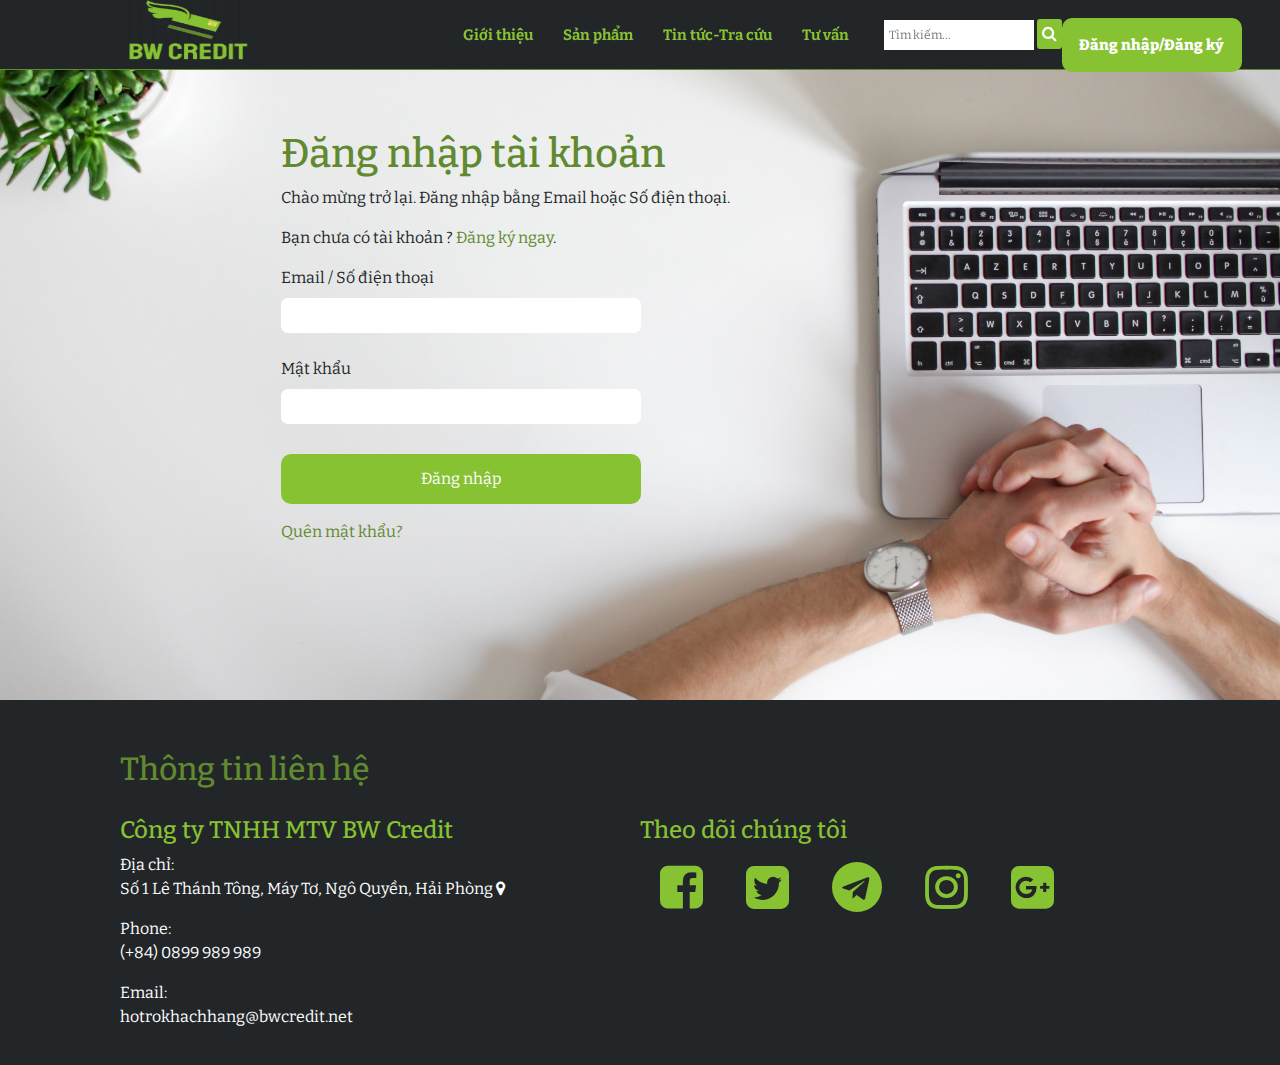
<file: login.html>
<!DOCTYPE html>
<html lang="en">

<head>
    <meta charset="UTF-8">
    <meta http-equiv="X-UA-Compatible" content="IE=edge">
    <meta name="viewport" content="width=device-width, initial-scale=1.0">
    <title>BW Đăng nhập - Đăng ký </title>
    <link rel="stylesheet" href="https://cdnjs.cloudflare.com/ajax/libs/font-awesome/4.7.0/css/font-awesome.min.css">
    <link rel="stylesheet" href="style.css">
    <link rel="stylesheet" href="https://maxcdn.bootstrapcdn.com/bootstrap/4.5.2/css/bootstrap.min.css">
    <link rel="stylesheet" href="login-regist.css">
</head>

<body>
    <div class="all">
        <header>
            <div class="container">
                <div class="logo"><a href="#"><img src="img/logo.png" alt=""></a></div>
                <nav class="menu">
                    <ul>
                        <li><a href="">Giới thiệu</a></li>
                        <li><a href="">Sản phẩm</a>
                            <ul>
                                <li><a href=""> Gói vay</a>
                                    <ul>
                                        <li><a href="">Vay tiền mặt</a></li>
                                        <li><a href="">Vay margin/futures</a></li>
                                        <li><a href="">Thẻ tín dụng</a></li>
                                    </ul>
                                </li>
                                <li><a href=""> Gói đầu tư
                                        <ul>
                                            <li><a href="">Đầu tư chứng khoán - HOSE</a></li>
                                            <li><a href="">Đầu tư tiền ảo - Binance</a></li>
                                            <li><a href="">AI Marketing</a></li>
                                        </ul>
                                    </a></li>
                            </ul>
                        </li>
                        <li><a href=""> Tin tức-Tra cứu</a>
                            <ul>
                                <li><a href="">Tin tức thị trường</a>
                                    <ul>
                                        <li><a href="">Thị trường tài chính</a></li>
                                        <li><a href="">Thị trường tiền ảo</a></li>
                                    </ul>
                                </li>
                                <li><a href="">Tra cứu</a>
                                    <ul>
                                        <li><a href="">Tra cứu khoản vay</a></li>
                                        <li><a href="">Tra cứu lãi suất</a></li>
                                    </ul>
                                </li>
                            </ul>
                        </li>
                        <li><a href="">Tư vấn</a>

                        </li>

                    </ul>

                    <input type="text" placeholder="Tìm kiếm...">
                    <button class="search"><a href=""><i class="fa fa fa-search"></i></a></button>
                    <button class="reg"><a href="./login.html" target="blank"> Đăng nhập/Đăng ký</a></button>
                </nav>
            </div>
        </header>





        <div class="content">
            <div class="login">
                <h1>Đăng nhập tài khoản</h1>
                <p>Chào mừng trở lại. Đăng nhập bằng Email hoặc Số điện thoại.</p>
                <p>Bạn chưa có tài khoản ?&nbsp<a href="register.html">Đăng ký ngay</a>.</p>
                <label for="acc">Email / Số điện thoại</label>
                <input type="text" id="acc"><br> <br>
                <label for="pass">Mật khẩu</label>
                <input type="password" id="pass">
                <button>Đăng nhập</button>


                <div class="acc">
                <p><a href="">Quên mật khẩu?</a></p>
                </div>

            </div>
            <div class="register">

            </div>
        </div>






        <footer>
            <div class="container">
                <h2>Thông tin liên hệ</h2>
                <div class="footer-content">
                <div class="contact">
                    <h4>Công ty TNHH MTV BW Credit</h4>
                    <span>Địa chỉ: </span><p>Số 1 Lê Thánh Tông, Máy Tơ, Ngô Quyền, Hải Phòng <a href=""></a> <i class="fa fa-map-marker"></i></a></p>
                    <span>Phone: </span><p>(+84) 0899 989 989</p>
                    <span>Email: </span> <p> hotrokhachhang@bwcredit.net  </p>
                </div>
                <div class="follow">
                    <h4>Theo dõi chúng tôi</h4>
                   <a href=""> <i class="fa fa-facebook-square"></i></a>
                   <a href=""> <i class="fa fa-twitter-square"></i></a>
                   <a href=""> <i class="fa fa-telegram"></i></a>
                   <a href=""> <i class="fa fa-instagram"></i></a>
                   <a href=""> <i class="fa fa-google-plus-square"></i></a>
                </div>
            </div>
            </div>
        </footer>
    </div>
</body>
</file>
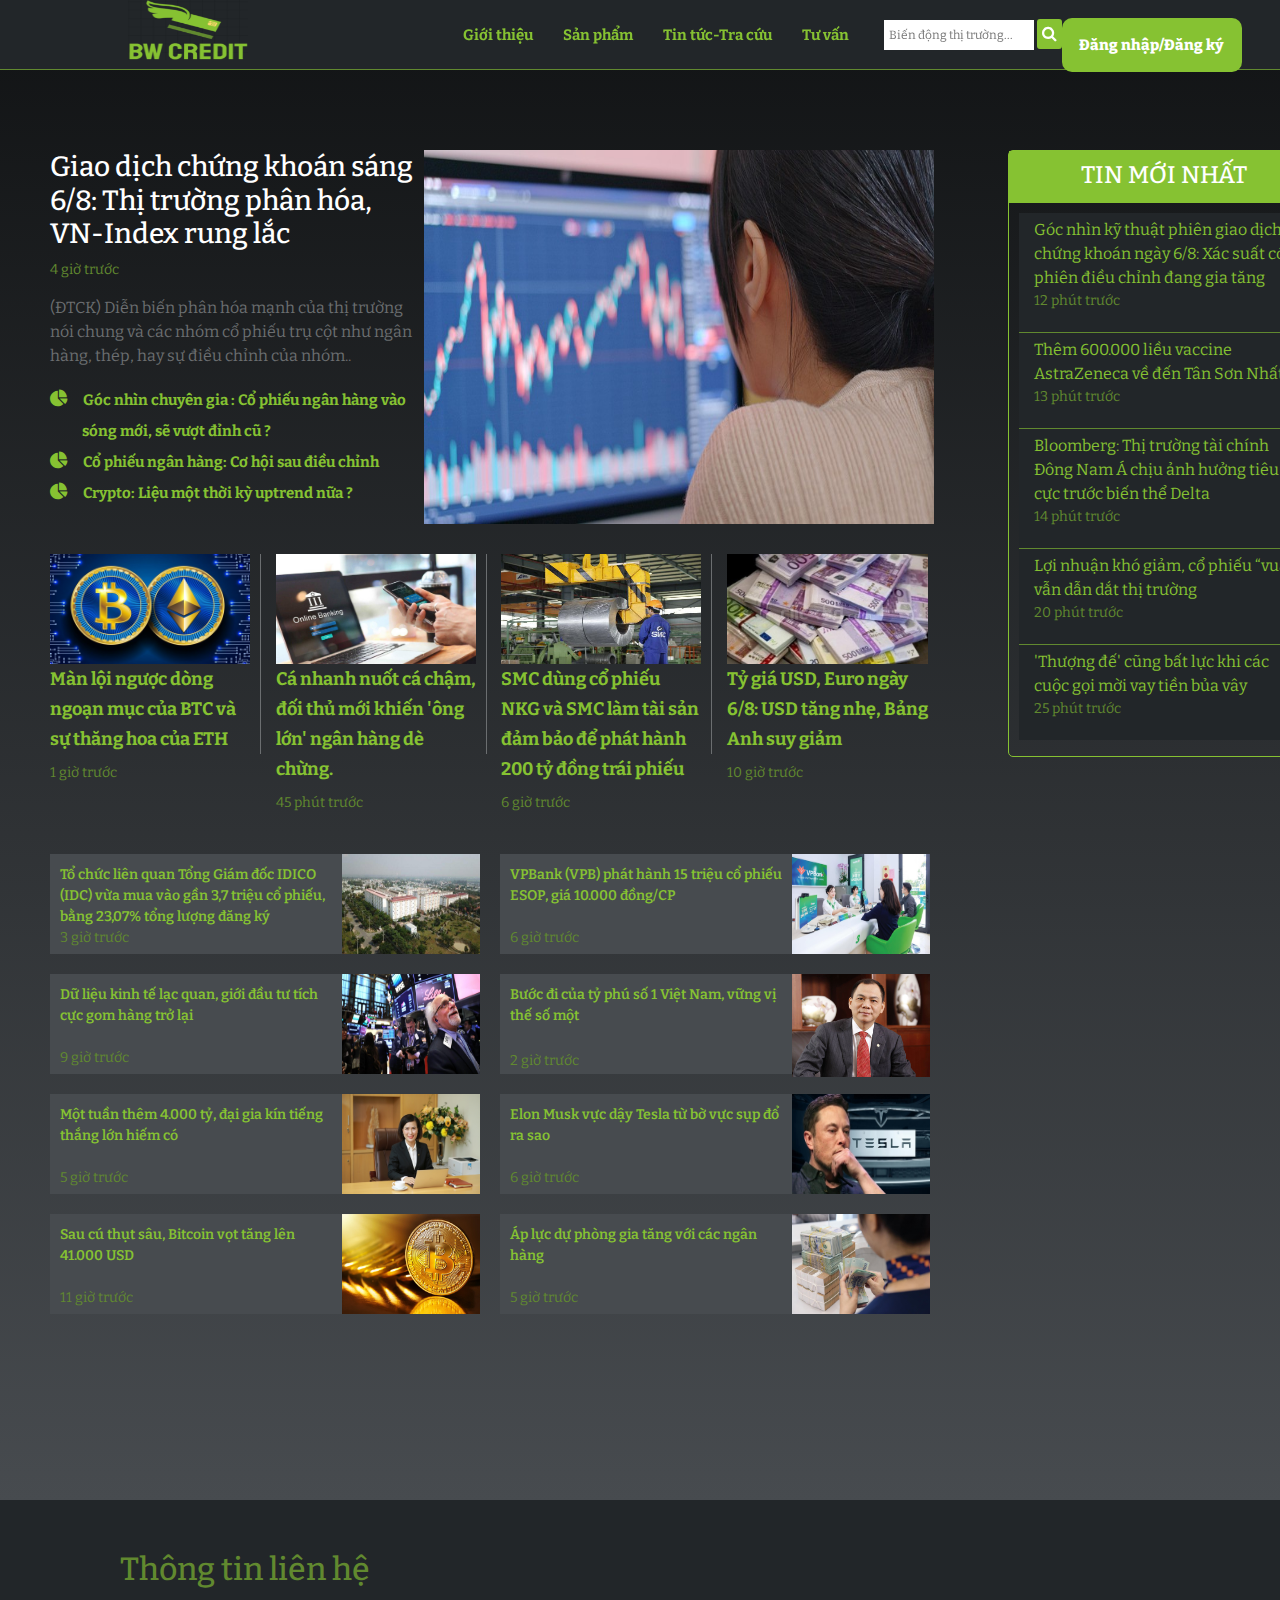
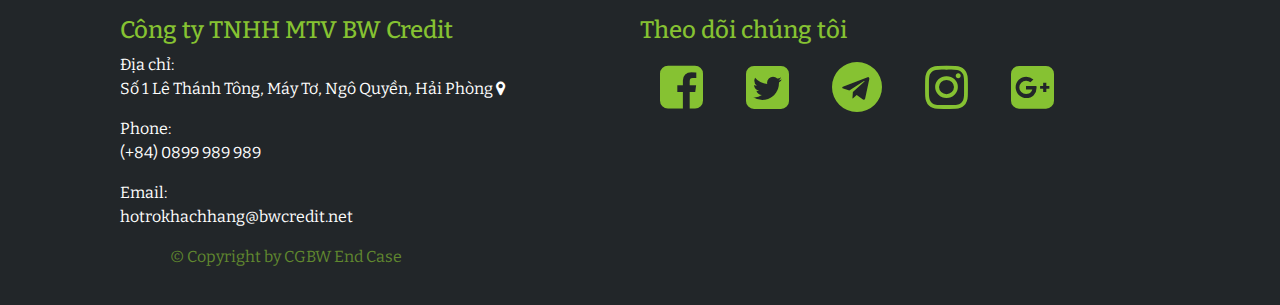
<file: news.html>
<!DOCTYPE html>
<html lang="en">

<head>
    <meta charset="UTF-8">
    <meta http-equiv="X-UA-Compatible" content="IE=edge">
    <meta name="viewport" content="width=device-width, initial-scale=1.0">
    <title>BW News </title>
    <link rel="stylesheet" href="https://cdnjs.cloudflare.com/ajax/libs/font-awesome/4.7.0/css/font-awesome.min.css">
    <link rel="stylesheet" href="style.css">
    <link rel="stylesheet" href="https://maxcdn.bootstrapcdn.com/bootstrap/4.5.2/css/bootstrap.min.css">
    <link rel="stylesheet" href="news-style.css">
</head>

<body>
    <div class="all">
        <header>
            <div class="container">
                <div class="logo"><a href="index.html"><img src="img/logo.png" alt=""></a></div>
                <nav class="menu">
                    <ul>
                        <li><a href="">Giới thiệu</a></li>
                        <li><a href="">Sản phẩm</a>
                            <ul>
                                <li><a href=""> Gói vay</a>
                                    <ul>
                                        <li><a href="">Vay tiền mặt</a></li>
                                        <li><a href="">Vay margin/futures</a></li>
                                        <li><a href="">Thẻ tín dụng</a></li>
                                    </ul>
                                </li>
                                <li><a href=""> Gói đầu tư
                                        <ul>
                                            <li><a href="">Đầu tư chứng khoán - HOSE</a></li>
                                            <li><a href="">Đầu tư tiền ảo - Binance</a></li>
                                            <li><a href="">AI Marketing</a></li>
                                        </ul>
                                    </a></li>
                            </ul>
                        </li>
                        <li><a href=""> Tin tức-Tra cứu</a>
                            <ul>
                                <li><a href="">Tin tức thị trường</a>
                                    <ul>
                                        <li><a href="">Thị trường tài chính</a></li>
                                        <li><a href="">Thị trường tiền ảo</a></li>
                                    </ul>
                                </li>
                                <li><a href="">Tra cứu</a>
                                    <ul>
                                        <li><a href="">Tra cứu khoản vay</a></li>
                                        <li><a href="">Tra cứu lãi suất</a></li>
                                    </ul>
                                </li>
                            </ul>
                        </li>
                        <li><a href="">Tư vấn</a>

                        </li>

                    </ul>

                    <input type="text" placeholder="Biến động thị trường...">
                    <button class="search"><a href=""><i class="fa fa fa-search"></i></a></button>
                    <button class="reg"><a href="./login.html" target="blank"> Đăng nhập/Đăng ký</a></button>
                </nav>
            </div>
        </header>

        <!-- Kết thúc phần header -->



        <div class="news-content">
            <div class="banner-color"></div>
            <div class="container">

                <div class="left">
                    <div class="page-one">
                        <div class="news">
                            <h3><a href=""> Giao dịch chứng khoán sáng 6/8: Thị trường phân hóa, VN-Index rung lắc</a>
                            </h3>
                            <p class="times">4 giờ trước</p>
                            <p class="text">(ĐTCK) Diễn biến phân hóa mạnh của thị trường nói chung và các nhóm cổ phiếu
                                trụ cột như ngân hàng, thép, hay sự điều chỉnh của nhóm..</p>
                            <ul>
                                <li><a href="">Góc nhìn chuyên gia : Cổ phiếu ngân hàng vào sóng mới, sẽ vượt đỉnh cũ
                                        ?</a></li>
                                <li><a href="">Cổ phiếu ngân hàng: Cơ hội sau điều chỉnh
                                    </a></li>
                                <li><a href="">Crypto: Liệu một thời kỳ uptrend nữa ?</a></li>
                            </ul>
                        </div>
                        <img src="img-news/big-img.jpg" alt="">
                    </div>

                    <!-- Hết trang nhất -->

                    <div class="outstanding">
                        <div class="os-news">
                            <img src="img-news/btc-eth.jpg" alt="">
                            <h6><a href=""> Màn lội ngược dòng ngoạn mục của BTC và sự thăng hoa của ETH</a></h6>
                            <p class="times"> 1 giờ trước</p>
                        </div>
                        <div class="os-news">
                            <img src="img-news/dechung.jpg" alt="">
                            <h6><a href="">Cá nhanh nuốt cá chậm, đối thủ mới khiến 'ông lớn' ngân hàng dè chừng.</a>
                            </h6>
                            <p class="times"> 45 phút trước</p>
                        </div>
                        <div class="os-news">
                            <img src="img-news/smc.jpg" alt="">
                            <h6><a href="">SMC dùng cổ phiếu NKG và SMC làm tài sản đảm bảo để phát hành 200 tỷ đồng
                                    trái phiếu</a></h6>
                            <p class="times"> 6 giờ trước</p>
                        </div>
                        <div class="os-news">
                            <img src="img-news/ty-gia.jpg" alt="">
                            <h6><a href=""> Tỷ giá USD, Euro ngày 6/8: USD tăng nhẹ, Bảng Anh suy giảm</a></h6>
                            <p class="times"> 10 giờ trước</p>
                        </div>

                    </div>

                    <div class="other-news">
                        <div class="ot-news-item">
                            <div class="item-left">
                                <a href="">Tổ chức liên quan Tổng Giám đốc IDICO (IDC) vừa mua vào gần 3,7 triệu cổ
                                    phiếu, bằng 23,07% tổng lượng đăng ký</a>
                                <p class="times">3 giờ trước</p>
                            </div>
                            <img src="img-news/idico.jpg" alt="">
                        </div>

                        <div class="ot-news-item">
                            <div class="item-left">
                                <a href="">VPBank (VPB) phát hành 15 triệu cổ phiếu ESOP, giá 10.000 đồng/CP</a>
                                <p class="times">6 giờ trước</p>
                            </div>
                            <img src="img-news/vp-bank.jpg" alt="">
                        </div>

                        <div class="ot-news-item">
                            <div class="item-left">
                                <a href="">Dữ liệu kinh tế lạc quan, giới đầu tư tích cực gom hàng trở lại</a>
                                <p class="times">9 giờ trước</p>
                            </div>
                            <img src="img-news/gomhang.jpg" alt="">
                        </div>
                        <div class="ot-news-item">
                            <div class="item-left">
                                <a href="">Bước đi của tỷ phú số 1 Việt Nam, vững vị thế số một</a>
                                <p class="times">2 giờ trước</p>
                            </div>
                            <img src="img-news/vova.jpg" alt="">
                        </div>
                        <div class="ot-news-item">
                            <div class="item-left">
                                <a href="">Một tuần thêm 4.000 tỷ, đại gia kín tiếng thắng lớn hiếm có</a>
                                <p class="times">5 giờ trước</p>
                            </div>
                            <img src="img-news/nvb.jpg" alt="">
                        </div>
                        <div class="ot-news-item">
                            <div class="item-left">
                                <a href="">Elon Musk vực dậy Tesla từ bờ vực sụp đổ ra sao</a>
                                <p class="times">6 giờ trước</p>
                            </div>
                            <img src="img-news/elon.jpg" alt="">
                        </div>
                        <div class="ot-news-item">
                            <div class="item-left">
                                <a href="">Sau cú thụt sâu, Bitcoin vọt tăng lên 41.000 USD</a>
                                <p class="times">11 giờ trước</p>
                            </div>
                            <img src="img-news/BTC-.jpg" alt="">
                        </div>
                        <div class="ot-news-item">
                            <div class="item-left">
                                <a href="">Áp lực dự phòng gia tăng với các ngân hàng</a>
                                <p class="times">5 giờ trước</p>
                            </div>
                            <img src="img-news/bank.jpg" alt="">
                        </div>

                    </div>



                </div>
                <div class="right">
                    <div class="fastnews">
                        <div class="title-news">
                            <h4>TIN MỚI NHẤT</h4>
                        </div>
                        <div class="fnews-content">
                            <div class="lastnew">
                                <a href="">Góc nhìn kỹ thuật phiên giao dịch chứng khoán ngày 6/8: Xác suất có phiên điều chỉnh đang gia tăng</a>
                                <p class="times">12 phút trước</p>
                            </div>
                            <div class="lastnew">
                                <a href="">Thêm 600.000 liều vaccine AstraZeneca về đến Tân Sơn Nhất</a>
                                <p class="times">13 phút trước</p>
                            </div>
                            <div class="lastnew">
                                <a href="">Bloomberg: Thị trường tài chính Đông Nam Á chịu ảnh hưởng tiêu cực trước biến thể Delta</a>
                                <p class="times">14 phút trước</p>
                            </div>
                            <div class="lastnew">
                                <a href="">Lợi nhuận khó giảm, cổ phiếu “vua” vẫn dẫn dắt thị trường</a>
                                <p class="times">20 phút trước</p>
                            </div>
                            <div class="lastnew">
                                <a href="">'Thượng đế' cũng bất lực khi các cuộc gọi mời vay tiền bủa vây</a>
                                <p class="times">25 phút trước</p>
                            </div>
                            
                        </div>
                    </div>
                </div>
            </div>
        </div>





        <!-- Bắt đầu phần footer -->

        <footer>
            <div class="container">
                <h2>Thông tin liên hệ</h2>
                <div class="footer-content">
                    <div class="contact">
                        <h4>Công ty TNHH MTV BW Credit</h4>
                        <span>Địa chỉ: </span>
                        <p>Số 1 Lê Thánh Tông, Máy Tơ, Ngô Quyền, Hải Phòng <a href=""></a> <i
                                class="fa fa-map-marker"></i></a></p>
                        <span>Phone: </span>
                        <p>(+84) 0899 989 989</p>
                        <span>Email: </span>
                        <p> hotrokhachhang@bwcredit.net </p>
                    </div>
                    <div class="follow">
                        <h4>Theo dõi chúng tôi</h4>
                        <a href=""> <i class="fa fa-facebook-square"></i></a>
                        <a href=""> <i class="fa fa-twitter-square"></i></a>
                        <a href=""> <i class="fa fa-telegram"></i></a>
                        <a href=""> <i class="fa fa-instagram"></i></a>
                        <a href=""> <i class="fa fa-google-plus-square"></i></a>
                    </div>
                </div>
                <p> &copy Copyright by CGBW End Case  </p>
            </div>
        </footer>
    </div>
</body>
</file>
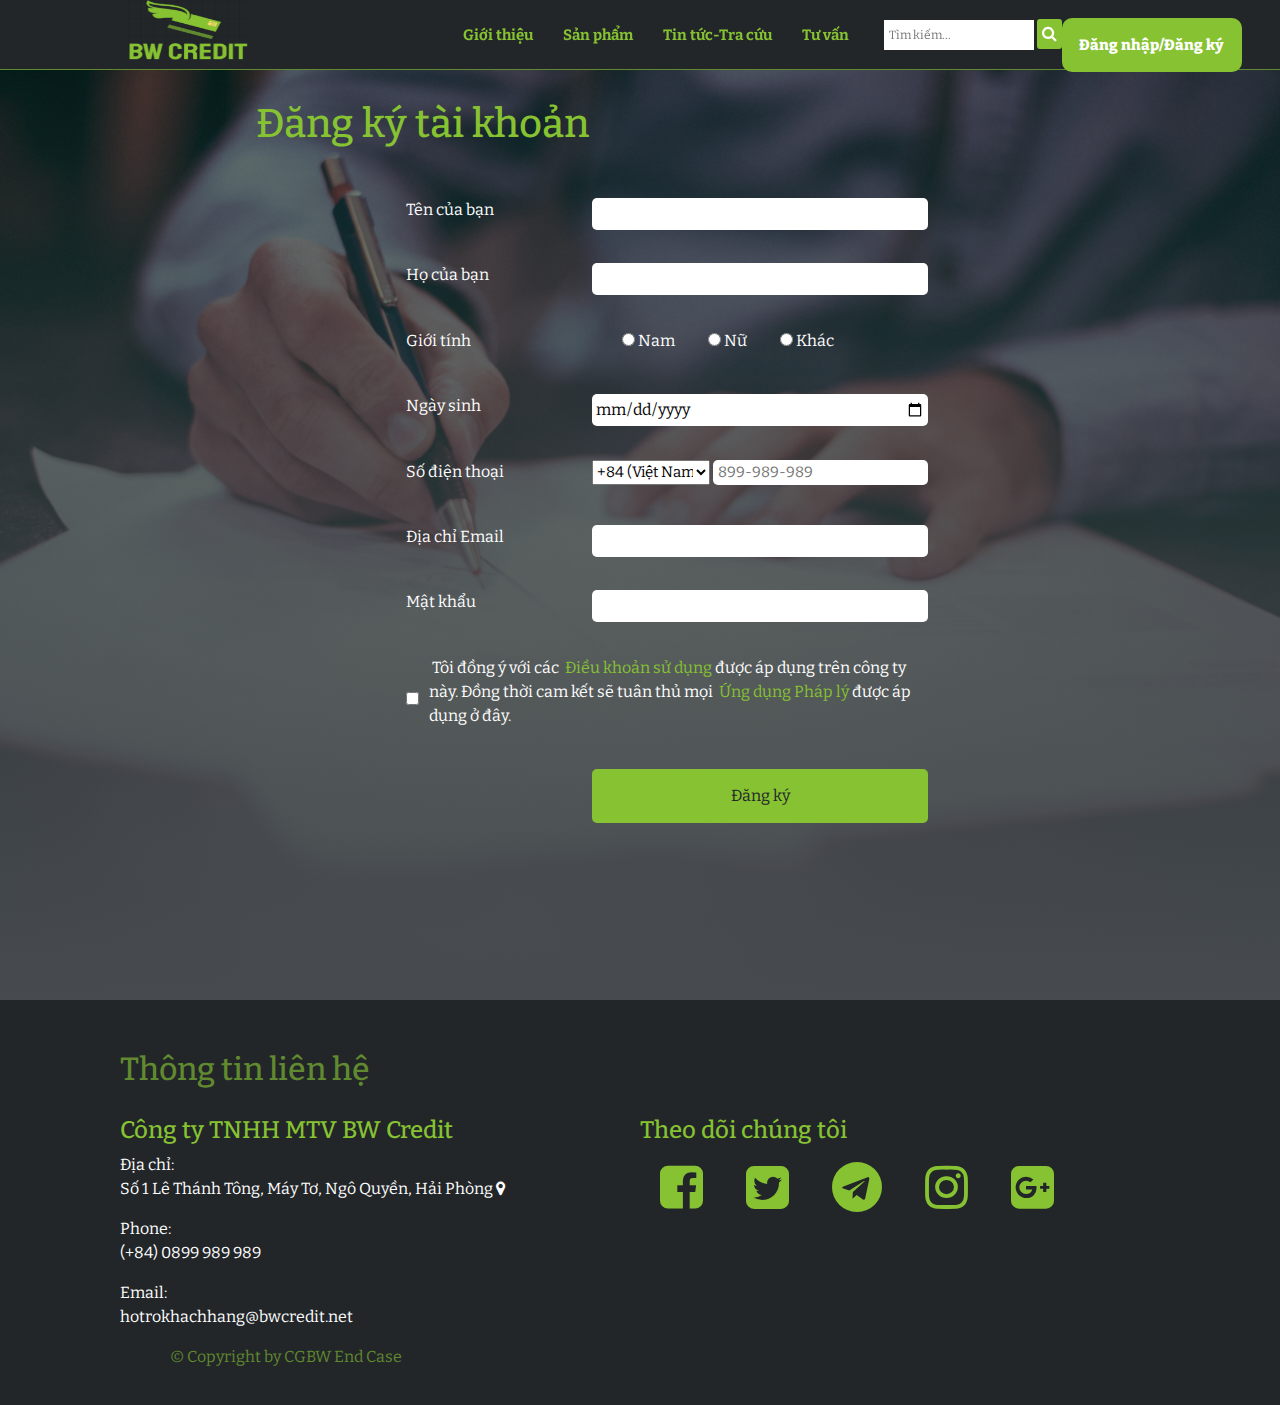
<file: register.html>
<!DOCTYPE html>
<html lang="en">

<head>
    <meta charset="UTF-8">
    <meta http-equiv="X-UA-Compatible" content="IE=edge">
    <meta name="viewport" content="width=device-width, initial-scale=1.0">
    <title>BW Đăng ký </title>
    <link rel="stylesheet" href="https://cdnjs.cloudflare.com/ajax/libs/font-awesome/4.7.0/css/font-awesome.min.css">
    <link rel="stylesheet" href="style.css">
    <link rel="stylesheet" href="https://maxcdn.bootstrapcdn.com/bootstrap/4.5.2/css/bootstrap.min.css">
    <link rel="stylesheet" href="login-regist.css">
</head>

<body>
    <div class="all">
        <header>
            <div class="container">
                <div class="logo"><a href="index.html"><img src="img/logo.png" alt=""></a></div>
                <nav class="menu">
                    <ul>
                        <li><a href="">Giới thiệu</a></li>
                        <li><a href="">Sản phẩm</a>
                            <ul>
                                <li><a href=""> Gói vay</a>
                                    <ul>
                                        <li><a href="">Vay tiền mặt</a></li>
                                        <li><a href="">Vay margin/futures</a></li>
                                        <li><a href="">Thẻ tín dụng</a></li>
                                    </ul>
                                </li>
                                <li><a href=""> Gói đầu tư
                                        <ul>
                                            <li><a href="">Đầu tư chứng khoán - HOSE</a></li>
                                            <li><a href="">Đầu tư tiền ảo - Binance</a></li>
                                            <li><a href="">AI Marketing</a></li>
                                        </ul>
                                    </a></li>
                            </ul>
                        </li>
                        <li><a href=""> Tin tức-Tra cứu</a>
                            <ul>
                                <li><a href="">Tin tức thị trường</a>
                                    <ul>
                                        <li><a href="">Thị trường tài chính</a></li>
                                        <li><a href="">Thị trường tiền ảo</a></li>
                                    </ul>
                                </li>
                                <li><a href="">Tra cứu</a>
                                    <ul>
                                        <li><a href="">Tra cứu khoản vay</a></li>
                                        <li><a href="">Tra cứu lãi suất</a></li>
                                    </ul>
                                </li>
                            </ul>
                        </li>
                        <li><a href="">Tư vấn</a>

                        </li>

                    </ul>

                    <input type="text" placeholder="Tìm kiếm...">
                    <button class="search"><a href=""><i class="fa fa fa-search"></i></a></button>
                    <button class="reg"><a href="./login.html" target="blank"> Đăng nhập/Đăng ký</a></button>
                </nav>
            </div>
        </header>





        <div class="mid">
            <div class="banner-color"></div>

            <div class="register">
                <h1>Đăng ký tài khoản</h1>
                <form action="">
                    <label for="first">Tên của bạn</label>
                    <input type="text" id="first">
                    <label for="last">Họ của bạn</label>
                    <input type="text" id="last">
                    <label for="sex">Giới tính</label>
                        <div class="gtradio">
                            <input type="radio" name="gt" id="nam">
                            <label for="nam">Nam</label>
                            <input type="radio" name="gt" id="nu">
                            <label for="nu">Nữ</label>
                            <input type="radio" name="gt" id="khac">
                            <label for="khac">Khác</label>
                        </div>
                    <label for="date">Ngày sinh </label>
                    <input type="date" id="date">
                    <label for="phone">Số điện thoại</label>
                    <div class="phone">
                        <select name="" id="">
                            <option value="84">+84 (Việt Nam)</option>
                            <option value="1">+1</option>
                            <option value="225">+7</option>
                        </select>
                        <input type="number" name="" id="" placeholder="899-989-989">
                    </div>
                    <label for="email">Địa chỉ Email</label>
                    <input type="email" name="" id="email">
                    <label for="pass">Mật khẩu</label>
                    <input type="password" name="" id="pass">
                    <div class="rules">
                        <input type="checkbox" name="" id="check" required>
                        <label for="check"> &nbspTôi đồng ý với các &nbsp<a href="">Điều khoản sử dụng</a> được áp dụng trên công ty này. Đồng thời cam kết sẽ tuân thủ mọi &nbsp<a href="">Ứng dụng Pháp lý</a> được áp dụng ở đây.</label>
                    </div>
                    <div></div>
                    <input type="submit" value="Đăng ký" class="submit">
                </form>
            </div>
        </div>






        <footer>
            <div class="container">
                <h2>Thông tin liên hệ</h2>
                <div class="footer-content">
                    <div class="contact">
                        <h4>Công ty TNHH MTV BW Credit</h4>
                        <span>Địa chỉ: </span>
                        <p>Số 1 Lê Thánh Tông, Máy Tơ, Ngô Quyền, Hải Phòng <a href=""></a> <i
                                class="fa fa-map-marker"></i></a></p>
                        <span>Phone: </span>
                        <p>(+84) 0899 989 989</p>
                        <span>Email: </span>
                        <p> hotrokhachhang@bwcredit.net </p>
                    </div>
                    <div class="follow">
                        <h4>Theo dõi chúng tôi</h4>
                        <a href=""> <i class="fa fa-facebook-square"></i></a>
                        <a href=""> <i class="fa fa-twitter-square"></i></a>
                        <a href=""> <i class="fa fa-telegram"></i></a>
                        <a href=""> <i class="fa fa-instagram"></i></a>
                        <a href=""> <i class="fa fa-google-plus-square"></i></a>
                    </div>
                </div>
                <p> &copy Copyright by CGBW End Case  </p>
            </div>
        </footer>
    </div>
</body>
</file>
<file: style.css>
@font-face {
    font-family: Bitter;
    src: url(font/Bitter-VariableFont_wght.ttf);
}
@font-face {
    font-family: PDSC;
    src: url(font/PlayfairDisplaySC-Regular.ttf);
}

*{margin: 0px; padding: 0px;box-sizing: border-box; font-family: Bitter;}

header {
    width: 100%;
    height: 70px;
    background: #222629;
    position: fixed;
    top: 0px;
    z-index: 2;
    border-bottom: #61892f 1px solid;
}
header .container {display: flex; }
 .logo img{
    width: 120px;
    height: 60px;
}
header .logo {position: absolute;left: 10%;}
.menu input{ 
    width: 150px; 
    margin: 20px 0px 0px 20px;
    font-size: 12px;
    font: italic;
    height: 30px;
    border: none;
    padding: 5px;
}
.menu .search {
    height: 30px;
    background: #86c232;
    border: none;
    border-radius: 3px;
   padding: 0px 5px;
}
.menu .search a {color: white;}
.menu {position: absolute;left: 35%;}
.menu > ul {float: left;}
.menu > ul > li {
    list-style: none;
    float: left;
    line-height: 70px;
}
li  a {
    text-decoration: none;
    color: #86c232;
    font-size: 15px;
    font-weight: 700;
    margin: 0px 15px;
}
.menu li li {
    list-style: none;
    line-height: 50px;
    border-top: white 1px solid;
    position: relative;
    width: 100%;
    padding-left: 15px;

}
.menu li li a {
    font-size: 14px;
    font-weight: 500;
    margin: 0px;
}
.menu li li li {padding-left: 10px;}
.menu li ul {display: none;}
.menu >ul li >ul li >ul {
    width: 210px;
    position: absolute;
    left: 100%;
    top: -1px;
    background: #86c232;
}
.menu li:hover a {color: white;text-decoration: none;}
.menu li:hover {
    background: #86c232;
}
.menu li:hover > ul {
    display: block;
}
.menu li li:hover > a{color: #6b6e70;}
/* .menu li li li:hover {display: block;} */
.reg {
    width: 180px;
    position: fixed;
    top: 2%;
    right: 3%;
    padding: 15px;
    background: #86c232;
    text-align: center;
    border-radius: 10px;
    border: none;
    
}
.reg a{color: white;
    font-weight: 800;
    font-size: 15px;
text-decoration: none;}
.reg a:hover {text-decoration: none; color: white;}
.reg:hover {
    animation-name: updown;
            animation-duration: 0.5s;
            animation-iteration-count: infinite;
}
@keyframes updown {
    0% {transform: translateY(-3px);}
    50% {transform:translateY(3px);}
    100% {transform: translateY(-3px);}
}


/* Ket thuc phan header */

.banner-head {
    min-height: 700px;
    background: #474b4f url(img/header-bg.jpg);
    background-size: cover;
    background-position: center;
    position: relative;
    animation-name: background;
            animation-duration: 12s;
            animation-iteration-count: infinite;
}
@keyframes background {
    0% {
        background: #474b4f url(img/header-bg.jpg);
    background-size: cover;
    background-position: center;

    }
    25% {background: url(img/calculation.jpg);
        background-size: cover;
        background-position: center;}
    50% {
        background: url(img/black-tower.jpg);
        background-size: cover;
        background-position: center;
    }
    75%{
        background: url(img/happiness.jpg);
        background-size: cover;
        background-position: center;
    }
    100% {background: url(img/header-bg.jpg);
        background-size: cover;
        background-position: center;    }
}
.banner-color {
    width: 100%;
    height: 100%;
    position: absolute;
    top: 0px;
    background: linear-gradient(#00000080, #474b4f);
}
.banner-head .slogan {
    position: absolute;
    top: 60%;
    left: 10%;
    color: white;
    
    
}
.slogan h1{font-family: PDSC;font-weight: 800;font-style: italic;
    font-size: 50px;}
.slogan span {
    height: 5px;
    position: absolute;
    top: 140%;
    transition: 2s;
}
.slogan .line {background: #86c232; width: 0%;}
.slogan .line2 {background: #6b6e70; width: 0%; top: 170%;}
.banner-head:hover .line {width: 70%;}
.banner-head:hover .line2 {width: 35%;}



/* Phần thân */

.main .features {
    padding: 50px;
    background: #222629;
}
.main .f-row {
    width: 100%;
    display: grid;
    grid-template-columns: 200px 200px 200px;
    grid-gap: 200px;
    
}
.f-items {
    width: 300px;
    height: 400px;
    color: #6b6e70;
    transition: 0.5s;
    
}
.f-items h4 {padding-top: 15px; height: 65px;}
.f-items h4 a{color: white; text-decoration: none;}
.f-items > a {color: #61892f;}
.f-items img{
    width: 100%;
    height: 40%;
    border-radius: 7px;
    box-shadow: 0 10px 20px 5px #00968814;
}
.f-items:hover {
    transform: translateY(7px);
    
}

/* Phần Service */

.services {background: url(img/towers.jpg);
    background-size: cover;
    background-position: center;
position: relative;
}
.services  .container { 
    padding: 50px;
     color: white;
     position: relative;
     display: grid;
     grid-template-columns: 300px 300px 300px ;
     grid-template-rows: 100px 300px 300px;
     grid-row-gap: 20px;
     grid-column-gap: 100px;
}
.services .container h1 {
    grid-column: span 3;
}
.service-item { display: flex;}
.service-item h4 a{color: #86c232; font-weight: 800; }
.service-item h4 a:hover {text-decoration: none;}
.service-item .icon {width: 70px;}
.service-item .icon i{
    font-size: 50px;
    color: #86c232;
    font-weight: 800;
}

.service-item .sv-content {
    margin-left: 20px;
}
.service-item .sv-content span {color: #86c232;}
.service-item .sv-content p {margin-top: 15px;}


/* Bắt đầu phần Project */

.project {
    background: #222629;
}
.project .container {
    color: #86c232;
    padding: 50px;}
.project  .pj-row {
    width: 100%;
    position: relative;
    display: grid;
    grid-template-columns: 600px 600px  ;
    grid-template-rows: 400px 400px;
    grid-gap: 50px;
    margin-left: 50px;
    padding-bottom: 100px;
    
}
.project .pj-item {
    border-radius: 10px;
    position: relative;
}
.project .pj-item img {width: 100%; height: 100%; border-radius: 10px;}
.overlay {
    width: 100%;
    height: 100%;
    top: 0;
    position: absolute;
    border-radius: 10px;
    background: linear-gradient(#00000080, #61892f);
    opacity: 0;
    transition: 0.5s;
}
.chuthich {
    color: white;
    width: 100%;
    height: 50px;
    text-align: center;
    position: absolute;
    bottom: 20%;
    opacity: 0;
    transition: 1s;
}
hr {
    background: white;
    height: 2px;
    width: 60%;
    margin: 15px auto;
}
.project .pj-item:hover .chuthich {
    opacity: 1;
    bottom: 50%;
    transition: 1s;
    z-index: 2;
}
.project .pj-item:hover .overlay {
    opacity: 1;
    transition: 1s;
}


/* CSS phần Partner */

.partners {
    background: url(img/shake-hand.jpg);
    background-size: cover;
    background-position: center;
position: relative;
}
.partners .container {
    padding: 50px;
    position: relative;
    color: white;
}
.partners .partner-items {
    display: grid;
    grid-template-columns: 40% 40%;
    
    grid-gap: 30px;
    width: 50%;
    float: left;
    
}
.partners img {width: 100%;}
.partners #hose {height: 70%;}
.partners .media {position: relative; left: 100px;}

/* Footer */

footer {
    background: #222629;
}
footer .container  {
    padding: 50px 50px 20px 50px;
    color: #61892f;
}
footer .container h4 {
    color: #86c232;
    padding-top: 20px;
}
footer .container .follow a {
    color: #86c232;
    font-size: 50px;
    padding: 20px;
    width: 70px;
    line-height: 70px;
    transition: 0.4s;
}
footer .follow a:hover {
    color: white;
    font-size: 60px;
    padding: 10px;
}
footer .footer-content {
    display: flex;
}
footer .contact {
    width: 50%;
    color: white;
}
footer .container > p  {
    margin-left: 50px;
}

/* Bắt đầu phần Responsive */

@media  screen and (max-width:768px) {
    header {position: relative; height: 350px;}
    .menu .reg {
        top: 1%;
        position:absolute;
    }
    .menu {position: absolute;width: 100%; left: 0;}
    .menu .search {display: none;}
    .menu input {display: none;}
    .menu > ul > li {float: none; width: 100%; text-align: center;}
    .menu ul {width: 100%;position: relative; top: 70px; float: none;}
    .menu li:hover > ul {
        display: none;
    }
    .banner-head:hover .line {width: 0%;}
    .banner-head:hover .line2 {width: 0%;}
    .main .f-row {grid-template-columns: 250px;grid-gap: 20px;}
    .services  .container {grid-template-columns: 200px 200px;
        grid-template-rows: 150px 150px 150px;
        grid-row-gap:120px;
        grid-column-gap: 10px;
        font-size: 12px;
    }
    .services .container h1 {
        grid-column: span 2;
        
        height: 50px;
    }
    .project  .pj-row {
        grid-template-columns: 400px;
        grid-template-rows: 300px 300px 300px 300px;
    }
    .chuthich {bottom: 50%; opacity: 1; font-weight: 600;}
    .partners .partner-items {grid-template-columns: 100% 100%; float: none;}
    .partners .media {left: 0;}
}
</file>
<file: login-regist.css>
/* mã màu 
#86c232
#61892f
#222629
*/

.content {
    background: url(img/login.jpg);
    background-size: cover;
    background-position: center;
    
    position: relative;
    height: 700px;
}
.login {
    width: 500px;
    color: #222629;
    padding: 25px;
    border-radius: 15px;
    position: absolute;
    left: 20%;
    top: 15%;
}
.login h1 {
    color: #61892f;
}
.login label {
    width: 100%;
}
.login input {
    width: 80%;
    height: 35px;
    border: #86c232;
    border-radius: 7px;
    padding: 5px;
    color: #61892f;
}
 input:focus {
    border: #86c232 1px solid;
    box-shadow: 0 0 3px #86c232;
    outline-offset: 0px;
    outline: none;
}
.login button {
    margin-top: 30px;
    width: 80%;
    height: 50px;
    background: #86c232;
    border: none;
    border-radius: 10px;
    color: white;
}
.login button:focus {
    border: #61892f 1px solid;
    box-shadow: 0 0 3px #61892f;
    outline-offset: 0px;
    outline: none;
    border-radius: 10px;
}

.acc {margin-top: 20px;}
.acc p {line-height: 15px;}
.login a {color: #61892f;}

@media screen and (max-width:768px) {
    .login {
        width: 100%;
        left: 0;
    }
    .login input {width: 100%;}
    .login button {width: 100%;}
}




/* Đăng ký */


.mid {
    min-height: 1000px;
    background: url(img/register.jpg);
    background-size: cover;
    background-position: center;
    position: relative;
    color: #86c232;
}
.register {
    position: absolute;
    width: 70%;
    top: 10%;
    left: 20%;
    
}
.register label {color: white;}
.register form {
    
    margin: 50px 0px 0px 150px;
    display: grid;
    grid-template-columns: 20% 45%;
    grid-column-gap: 5%;
    grid-row-gap: 10%;
}
form input {
    border: none;
    border-radius: 5px;
    padding: 3px;
}
form .gtradio input {
    margin-left: 30px;
    filter: grayscale(3)
}
form .phone select {
    font-size: 15px;
    height: 25px;
    width: 35%;
}
form .phone input {
    font-size: 15px;
    height: 25px;
    padding: 5px;
    width: 64%;
}
form .rules {
    grid-column: span 2;
    display: flex;
}
.rules input {
    margin-top: 5px;
}
.rules label {margin-left: 10px;}
 .rules a {color: #86c232;} 
form .submit {
    width: 100%;
    height: 180%;
    background: #86c232;
    color: #222629;
}
</file>
<file: news-style.css>
/* mã màu 
#86c232
#61892f
#222629
#6B6E70
#474b4f
*/

.news-content {
    background :#222629;
    min-height: 1500px;
    position: relative;
}

.news-content .container {
    padding: 50px;
    position: absolute;
    top : 100px;
    width: 100%;
    display: grid;
    grid-template-columns: 70% 30%;
    grid-gap: 230px;
}
.left {
    width: 100%;
    padding: 0px;
}
.left .page-one {
    display: grid;
    grid-template-columns: 50% 70%;
    color: white;
}
.left .news h3 a{color: white;}
.left .news h3 a:hover {color: #86c232; text-decoration: none;}
.left .page-one img { margin-left: 10px; width: 100%; height: 100%; }
     .times {
    font-size: 14px;
    color: #61892f;
}
.text {
    color: #6b6e70;
}
.left .page-one ul {
    margin-left: 1em;
   padding-left: 1em;
   text-indent: -1em;
   list-style: none;
}
.left .page-one li {
    cursor: pointer;
    font-size: 18px;
    line-height: 30px;
}
.page-one li::before {
    content: "\f200";
    font-family: FontAwesome;
    display: inline-block;
    color: #86c232;
}
.left .page-one li:hover a{
    text-decoration: none;
    color: #61892f;
}
.left .page-one li:hover:before{
    color:#61892f;
}

.left .outstanding {
    padding-top: 30px;
    display: grid;
    grid-template-columns: 29% 29% 29% 29%;
    grid-template-rows: 200px;
    grid-column-gap: 2%;
    width: 100%;
}
.left .outstanding .os-news {
    padding-right: 10px;
    border-right: #6b6e70 1px solid;
}
.left .outstanding .os-news:last-child {
    border: 0;
}
.left .outstanding .os-news img {
    width: 100%;
    height: 55%;
}
.left .outstanding .os-news a {
    color: #86c232;
    font-size: 18px;
    line-height: 30px;
    font-weight: 700;
}
.left .outstanding .os-news a:hover {
    text-decoration: none;
    color: #61892f;
}


.left .other-news {
    width: 1075px;
    padding: 100px 0px 50px 0px;
    display: grid;
    grid-template-columns: 40% 40%;
    grid-gap: 20px;
    grid-auto-rows: 100px;
}
.left .other-news .ot-news-item {
    background:#474b4f;
    display: grid;
    grid-template-columns: 68% 32%;
}
.left .ot-news-item .item-left {
    position: relative;
    padding: 10px;
    font-size: 14px;
}
.left .ot-news-item .item-left p {
    position: absolute;
    left: 10px;
    bottom: -10px;
    
}
.left .ot-news-item .item-left a {
    color: #86c232;
    font-weight: 600;
}
.left .ot-news-item .item-left a:hover {color: #61892f; text-decoration: none;}
.left .other-news img {width: 100%; height: 100%;}





.right {
    width: 100%;
    border: 1px solid #86c232;
    border-radius: 5px;
    height: 50%;
}
.right .title-news {
    color: white;
    padding: 10px 10px 5px 10px;
    text-align: center;
    background:#86c232
}
.right .fnews-content {
    padding: 10px 10px 0px 10px;
}
.right .lastnew {
    background: #222629;
    padding: 5px 15px 5px 15px;
    border-bottom: 1px solid #61892f;
}
.right .lastnew:last-child {
    border: none;
}
.lastnew a {
    color: #86c232;
}
.lastnew a:hover {
    color: #61892f;
    text-decoration: none;
}
</file>
